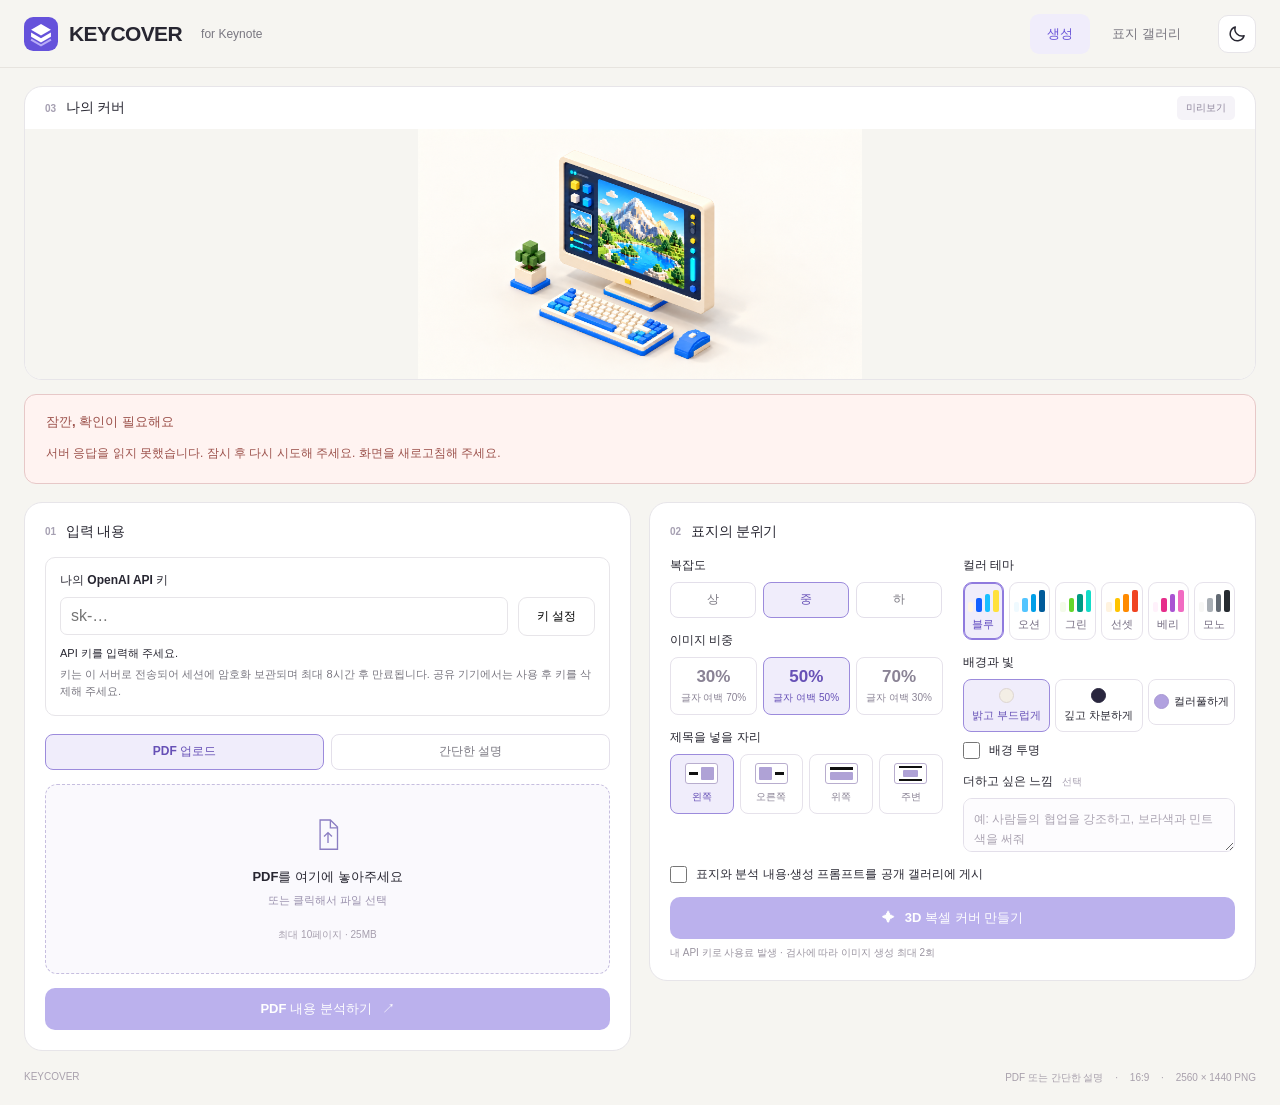
<file: public/index.html>
<!doctype html>
<html lang="ko">
<head>
  <meta charset="utf-8">
  <meta name="viewport" content="width=device-width, initial-scale=1">
  <meta name="robots" content="noindex,nofollow">
  <meta name="theme-color" content="#f6f5f1">
  <script src="assets/appearance.js?v=20261027-public"></script>
  <title>KEYCOVER · 생성</title>
  <link rel="icon" href="assets/icon.svg" type="image/svg+xml">
  <link rel="stylesheet" href="assets/style.css?v=20261027-public">
  <link rel="stylesheet" href="assets/appearance.css?v=20261027-public">
  <link rel="stylesheet" href="assets/generation.css?v=20261027-layout">
  <script src="assets/common.js?v=20261027-public" defer></script>
  <script src="assets/app.js?v=20261027-public" defer></script>
</head>
<body class="cover-studio">
  <header class="site-header">
    <a class="brand" href="./" aria-label="KEYCOVER 처음으로"><img src="assets/icon.svg" alt="" width="34" height="34">KEYCOVER<span>for Keynote</span></a>
    <nav class="page-nav" aria-label="주 메뉴"><a href="./" aria-current="page">생성</a><a href="gallery.html">표지 갤러리</a></nav>
    <div class="header-actions">
      <button id="appearance-toggle" class="appearance-toggle" type="button" aria-label="다크 모드로 전환" title="다크 모드로 전환">
        <svg class="appearance-moon" aria-hidden="true" viewBox="0 0 24 24"><path d="M20.5 14.1A8.5 8.5 0 0 1 9.9 3.5a8.5 8.5 0 1 0 10.6 10.6Z"/></svg>
        <svg class="appearance-sun" aria-hidden="true" viewBox="0 0 24 24"><circle cx="12" cy="12" r="4"/><path d="M12 2v2m0 16v2M2 12h2m16 0h2M4.9 4.9l1.4 1.4m11.4 11.4 1.4 1.4M4.9 19.1l1.4-1.4M17.7 6.3l1.4-1.4"/></svg>
      </button>

    </div>
  </header>
  <main id="app-main">
    <div class="workspace">
      <div class="result-column">
        <section class="preview-panel" aria-labelledby="preview-title">
          <div class="preview-toolbar"><h2 id="preview-title"><span class="step">03</span>나의 커버</h2><span class="preview-badge" id="preview-badge">미리보기</span></div>
          <div class="canvas" id="cover-canvas">
            <img id="cover-image" src="assets/cover-studio-simple.png" alt="풍경 표지를 만드는 복셀 모니터와 키보드, 마우스">
            <div id="placeholder" hidden></div>
            <div id="progress-overlay" class="progress-overlay" hidden><div class="loader" aria-hidden="true"><i></i><i></i><i></i></div><strong id="progress-title">강의 내용을 읽고 있어요</strong><p id="progress-detail">전체 페이지의 글과 그림을 살펴봅니다.</p><span id="elapsed"></span><small>이 창을 새로고침해도 작업은 계속됩니다.</small></div>
          </div>
          <div class="preview-bottom"><a id="view-gallery" class="text-button" href="gallery.html" hidden>갤러리에서 보기 ↗</a><a class="download-button" id="download" href="#" hidden download>PNG 다운로드 <span aria-hidden="true">↓</span></a></div>
          <div id="variants" class="variants" aria-label="생성한 표지들" hidden></div>
        </section>

        <div id="error-box" class="notice error" role="alert" hidden><strong>잠깐, 확인이 필요해요</strong><p id="error-message"></p><button id="check-status" type="button" class="text-button" hidden>진행 상태 다시 확인</button></div>
        <div id="live-status" class="sr-only" role="status" aria-live="polite"></div>
      </div>

      <div class="controls" aria-label="표지 만들기 설정">
        <div class="input-column">
        <section class="panel upload-panel">
          <div class="section-heading"><h2><span class="step">01</span>입력 내용</h2><button type="button" id="new-job" class="text-button" hidden>새로 시작</button></div>
          <form id="api-key-form" class="api-key-box" autocomplete="off">
            <label class="field-label" for="openai-key">나의 OpenAI API 키</label>
            <div class="api-key-row"><input id="openai-key" name="openai-key" type="password" autocomplete="off" spellcheck="false" autocapitalize="none" maxlength="256" placeholder="sk-…" aria-describedby="api-key-help"><button id="save-api-key" type="submit" class="secondary">키 설정</button><button id="clear-api-key" type="button" class="text-button" hidden>키 삭제</button></div>
            <p id="api-key-status" role="status">API 키를 입력해 주세요.</p>
            <p id="api-key-help">키는 이 서버로 전송되어 세션에 암호화 보관되며 최대 8시간 후 만료됩니다. 공유 기기에서는 사용 후 키를 삭제해 주세요.</p>
          </form>
          <fieldset id="source-settings">
            <legend class="sr-only">표지 입력 방식</legend>
            <div class="source-options" role="radiogroup" aria-label="입력 방식">
              <label><input type="radio" name="source_type" value="pdf" checked><span>PDF 업로드</span></label>
              <label><input type="radio" name="source_type" value="text"><span>간단한 설명</span></label>
            </div>
            <div id="description-input" hidden>
              <label class="field-label" for="description">어떤 표지를 만들까요?</label>
              <textarea id="description" maxlength="2000" rows="5" placeholder="예: 초보자를 위한 클라우드 서버 강의. 작은 서버 한 대를 중심으로 차분한 느낌의 표지." aria-describedby="description-count"></textarea>
              <p id="description-count" class="description-count">0 / 2,000자</p>
            </div>
          <div class="upload-box" id="drop-zone">
            <input type="file" id="pdf-input" accept="application/pdf,.pdf" aria-label="강의 PDF 선택">
            <svg aria-hidden="true" class="upload-icon" viewBox="0 0 48 48"><path d="M14 5h13l9 9v28H14zM27 5v10h9M24 34V21m-5 5 5-5 5 5"/></svg>
            <strong>PDF를 여기에 놓아주세요</strong><span>또는 클릭해서 파일 선택</span>
            <small>최대 10페이지 · 25MB</small>
          </div>
          </fieldset>
          <div id="file-info" class="file-info" hidden><img id="pdf-preview" alt="업로드한 PDF 첫 페이지" hidden><div><strong id="file-name"></strong><span id="file-meta"></span></div></div>
          <button type="button" class="primary full" id="analyze-button" disabled>PDF 내용 분석하기 <span aria-hidden="true">↗</span></button>
        </section>
        <section class="analysis-panel panel" id="analysis-panel" aria-labelledby="analysis-title" hidden>
          <div class="section-heading"><h2 id="analysis-title">PDF 분석</h2><span id="analysis-count" class="tiny-label"></span></div>
          <div id="analysis-content" hidden><h3 id="lecture-title"></h3><p id="summary"></p><div id="keywords" class="keywords"></div><div class="direction"><span>이렇게 그릴게요</span><p id="visual-direction"></p></div><details id="page-analysis"><summary>페이지별로 읽은 내용 <span id="page-total"></span></summary><ol id="page-summaries"></ol></details></div>
        </section>
        <section id="recent-panel" class="recent-panel" hidden><label for="recent-jobs">최근 작업</label><select id="recent-jobs"><option value="">이 브라우저에서 만든 표지 보기</option></select><span>7일 보관</span></section>
        </div>

        <section class="panel settings-panel">
          <div class="section-heading"><h2><span class="step">02</span>표지의 분위기</h2></div>
          <fieldset id="cover-settings">
            <legend class="sr-only">표지 설정</legend>
            <div class="settings-column">
            <p class="field-label" id="complexity-label">복잡도</p>
            <div class="source-options complexity-options" role="radiogroup" aria-labelledby="complexity-label">
              <label><input type="radio" name="complexity" value="high"><span>상</span></label>
              <label><input type="radio" name="complexity" value="medium" checked><span>중</span></label>
              <label><input type="radio" name="complexity" value="low"><span>하</span></label>
            </div>
            <p class="field-label" id="share-label">이미지 비중</p>
            <div class="share-options" role="radiogroup" aria-labelledby="share-label">
              <label><input type="radio" name="image_share" value="30"><span><strong>30%</strong><small>글자 여백 70%</small></span></label>
              <label><input type="radio" name="image_share" value="50" checked><span><strong>50%</strong><small>글자 여백 50%</small></span></label>
              <label><input type="radio" name="image_share" value="70"><span><strong>70%</strong><small>글자 여백 30%</small></span></label>
            </div>
            <p class="field-label" id="space-label">제목을 넣을 자리</p>
            <div class="space-options" role="radiogroup" aria-labelledby="space-label">
              <label><input type="radio" name="space" value="left" checked><span><i class="layout-mark left" aria-hidden="true"></i>왼쪽</span></label>
              <label><input type="radio" name="space" value="right"><span><i class="layout-mark right" aria-hidden="true"></i>오른쪽</span></label>
              <label><input type="radio" name="space" value="top"><span><i class="layout-mark top" aria-hidden="true"></i>위쪽</span></label>
              <label><input type="radio" name="space" value="none"><span><i class="layout-mark center" aria-hidden="true"></i>주변</span></label>
            </div>
            </div>
            <div class="settings-column">
            <p class="field-label" id="color-theme-label">컬러 테마</p>
            <div class="theme-options" role="radiogroup" aria-labelledby="color-theme-label">
              <label><input type="radio" name="color_theme" value="blue" checked><span class="theme-card"><span class="theme-swatches" aria-hidden="true"><i></i><i></i><i></i><i></i></span><span>블루</span></span></label>
              <label><input type="radio" name="color_theme" value="ocean"><span class="theme-card"><span class="theme-swatches" aria-hidden="true"><i></i><i></i><i></i><i></i></span><span>오션</span></span></label>
              <label><input type="radio" name="color_theme" value="green"><span class="theme-card"><span class="theme-swatches" aria-hidden="true"><i></i><i></i><i></i><i></i></span><span>그린</span></span></label>
              <label><input type="radio" name="color_theme" value="sunset"><span class="theme-card"><span class="theme-swatches" aria-hidden="true"><i></i><i></i><i></i><i></i></span><span>선셋</span></span></label>
              <label><input type="radio" name="color_theme" value="berry"><span class="theme-card"><span class="theme-swatches" aria-hidden="true"><i></i><i></i><i></i><i></i></span><span>베리</span></span></label>
              <label><input type="radio" name="color_theme" value="mono"><span class="theme-card"><span class="theme-swatches" aria-hidden="true"><i></i><i></i><i></i><i></i></span><span>모노</span></span></label>
            </div>
            <p class="field-label" id="mood-label">배경과 빛</p>
            <div class="mood-options" role="radiogroup" aria-labelledby="mood-label">
              <label><input type="radio" name="mood" value="light" checked><span><i class="swatch light"></i>밝고 부드럽게</span></label>
              <label><input type="radio" name="mood" value="dark"><span><i class="swatch dark"></i>깊고 차분하게</span></label>
              <label><input type="radio" name="mood" value="color"><span><i class="swatch color"></i>컬러풀하게</span></label>
            </div>
            <div id="background-color-control" class="background-color-control" hidden>
              <label for="background-color">배경색</label>
              <input id="background-color" type="color" value="#b1a1df">
              <output id="background-color-value" for="background-color">#B1A1DF</output>
            </div>
            <label class="transparent-option"><input id="transparent-background" type="checkbox"><span>배경 투명</span></label>
            <label class="field-label" for="notes">더하고 싶은 느낌 <span>선택</span></label>
            <textarea id="notes" maxlength="800" rows="3" placeholder="예: 사람들의 협업을 강조하고, 보라색과 민트색을 써줘"></textarea>
            </div>
          </fieldset>
          <label class="transparent-option"><input id="publish-gallery" type="checkbox"><span>표지와 분석 내용·생성 프롬프트를 공개 갤러리에 게시</span></label>
          <button type="button" class="primary full" id="generate-button" disabled><span aria-hidden="true">✦</span> 3D 복셀 커버 만들기</button>
          <p class="fine-print">내 API 키로 사용료 발생 · 검사에 따라 이미지 생성 최대 2회</p>
        </section>
      </div>
    </div>
    <footer><span>KEYCOVER</span><span>PDF 또는 간단한 설명 <b>·</b> 16:9 <b>·</b> 2560 × 1440 PNG</span></footer>
  </main>
</body>
</html>
</file>
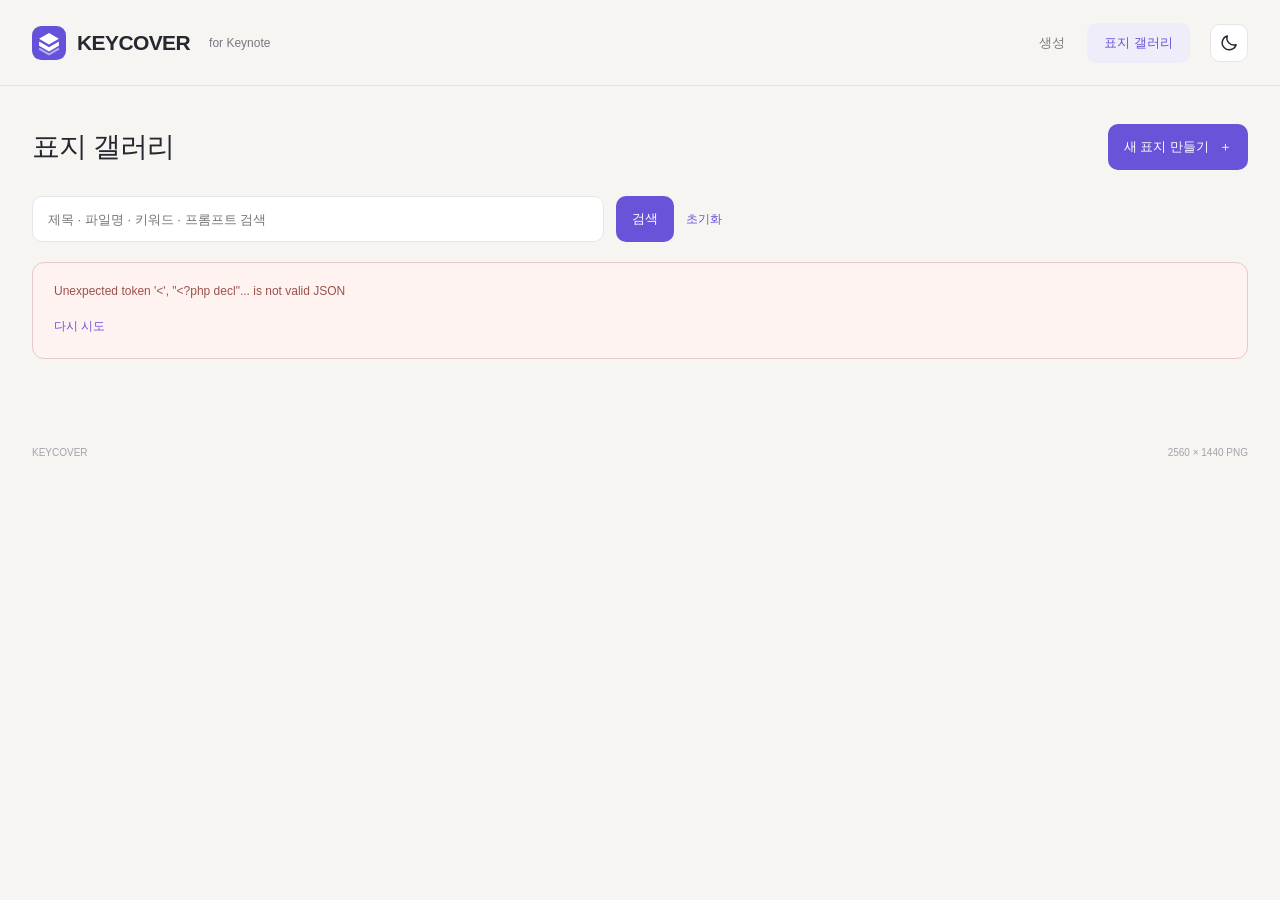
<file: public/gallery.html>
<!doctype html>
<html lang="ko">
<head>
  <meta charset="utf-8">
  <meta name="viewport" content="width=device-width, initial-scale=1">
  <meta name="robots" content="noindex,nofollow">
  <meta name="theme-color" content="#f6f5f1">
  <script src="assets/appearance.js?v=20261027-public"></script>
  <title>KEYCOVER · 표지 갤러리</title>
  <link rel="icon" href="assets/icon.svg" type="image/svg+xml">
  <link rel="stylesheet" href="assets/style.css?v=20261027-public">
  <link rel="stylesheet" href="assets/appearance.css?v=20261027-public">
  <script src="assets/common.js?v=20261027-public" defer></script>
  <script src="assets/gallery.js?v=20261027-public" defer></script>
</head>
<body>
  <header class="site-header">
    <a class="brand" href="./" aria-label="KEYCOVER 처음으로"><img src="assets/icon.svg" alt="" width="34" height="34">KEYCOVER<span>for Keynote</span></a>
    <nav class="page-nav" aria-label="주 메뉴"><a href="./">생성</a><a href="gallery.html" aria-current="page">표지 갤러리</a></nav>
    <div class="header-actions">
      <button id="appearance-toggle" class="appearance-toggle" type="button" aria-label="다크 모드로 전환" title="다크 모드로 전환">
        <svg class="appearance-moon" aria-hidden="true" viewBox="0 0 24 24"><path d="M20.5 14.1A8.5 8.5 0 0 1 9.9 3.5a8.5 8.5 0 1 0 10.6 10.6Z"/></svg>
        <svg class="appearance-sun" aria-hidden="true" viewBox="0 0 24 24"><circle cx="12" cy="12" r="4"/><path d="M12 2v2m0 16v2M2 12h2m16 0h2M4.9 4.9l1.4 1.4m11.4 11.4 1.4 1.4M4.9 19.1l1.4-1.4M17.7 6.3l1.4-1.4"/></svg>
      </button>
    </div>
  </header>
  <main id="app-main" class="gallery-main">
    <div class="gallery-heading"><h1>표지 갤러리 <span id="gallery-count"></span></h1><a class="primary" href="./?new=1">새 표지 만들기 <span aria-hidden="true">＋</span></a></div>
    <form id="gallery-search" class="gallery-search" role="search">
      <label class="sr-only" for="search-input">제목·파일명·키워드·프롬프트 검색</label>
      <input id="search-input" type="search" maxlength="120" placeholder="제목 · 파일명 · 키워드 · 프롬프트 검색">
      <button type="submit" class="primary">검색</button><button id="clear-search" type="button" class="text-button">초기화</button>
    </form>
    <div id="gallery-error" class="notice error" role="alert" hidden><p id="gallery-error-message"></p><button id="retry-gallery" type="button" class="text-button">다시 시도</button></div>
    <p id="gallery-status" class="gallery-status" role="status" aria-live="polite"></p>
    <div id="delete-notice" class="delete-notice" role="status" hidden><span>갤러리에서 숨겼습니다.</span><button id="undo-delete" class="text-button" type="button">되돌리기</button></div>
    <div id="gallery-grid" class="gallery-grid"></div>
    <div id="gallery-empty" class="gallery-empty" hidden><p id="empty-message">아직 생성한 표지가 없습니다.</p><a class="text-button" href="./?new=1">표지 만들기 ↗</a></div>
    <nav id="gallery-pagination" class="gallery-pagination" aria-label="갤러리 페이지" hidden><button id="previous-page" class="secondary" type="button">← 이전</button><span id="page-number"></span><button id="next-page" class="secondary" type="button">다음 →</button></nav>
    <dialog id="cover-dialog" class="cover-dialog" aria-labelledby="detail-title">
      <div class="detail-heading"><h2 id="detail-title">표지 상세정보</h2><button id="close-detail" type="button" class="close-button" aria-label="상세정보 닫기">×</button></div>
      <img id="detail-image" class="detail-image" alt="">
      <div class="detail-body">
        <div class="detail-actions"><button id="detail-download" class="download-button" type="button">PNG 다운로드 ↓</button><button id="detail-delete" class="delete-button" type="button" hidden>공개 취소</button><a id="resume-job" class="text-button" href="./" hidden>다른 버전 만들기 ↗</a></div>
        <p id="detail-error" class="detail-error" role="alert" hidden></p>
        <dl id="detail-meta" class="detail-meta"></dl>
        <div id="detail-keywords" class="keywords"></div>
        <section class="detail-section"><h3>강의 내용</h3><p id="detail-summary"></p></section>
        <section class="detail-section"><h3>장면 구성</h3><p id="detail-direction"></p></section>
        <section class="detail-section"><div class="prompt-heading"><h3 id="prompt-title">생성 프롬프트</h3><button id="copy-prompt" class="text-button" type="button">프롬프트 복사</button></div><textarea id="detail-prompt" readonly aria-labelledby="prompt-title" rows="10" spellcheck="false"></textarea><p id="copy-status" class="copy-status" role="status"></p></section>
      </div>
    </dialog>
    <footer><span>KEYCOVER</span><span>2560 × 1440 PNG</span></footer>
  </main>
</body>
</html>
</file>
<file: public/assets/style.css>
@charset "UTF-8";
:root{--bg:#f6f5f1;--paper:#fff;--ink:#272631;--muted:#797780;--line:#e7e5e9;--violet:#6953d8;--violet-soft:#f0edfb;--radius:18px;font-family:-apple-system,BlinkMacSystemFont,"Apple SD Gothic Neo","Noto Sans KR",sans-serif;color:var(--ink);background:var(--bg);font-synthesis:none}
*{box-sizing:border-box}body{margin:0}button,input,textarea,select{font:inherit}button,a,label,input{ -webkit-tap-highlight-color:transparent}button,a,input,textarea,select,summary{outline-offset:4px}button:focus-visible,a:focus-visible,input:focus-visible,textarea:focus-visible,select:focus-visible,summary:focus-visible{outline:3px solid #9c8aee}button{cursor:pointer}button:disabled{cursor:not-allowed;opacity:.45}a{color:inherit;text-decoration:none}[hidden]{display:none!important}.sr-only{position:absolute;width:1px;height:1px;padding:0;margin:-1px;overflow:hidden;clip:rect(0,0,0,0);white-space:nowrap;border:0}.site-header{height:86px;border-bottom:1px solid #e7e4df;display:flex;align-items:center;justify-content:space-between;padding:0 max(32px,calc((100vw - 1360px)/2));gap:20px}.brand{display:flex;align-items:center;gap:11px;font-size:21px;font-weight:800;letter-spacing:-.6px}.brand span{font-size:12px;letter-spacing:0;font-weight:500;color:var(--muted);margin-left:8px}.header-note{display:flex;align-items:center;gap:8px;font-size:12px;color:#777480}.status-dot{height:6px;width:6px;border-radius:50%;background:#8773cf}main{max-width:1424px;padding:0 32px;margin:auto}.intro{display:flex;justify-content:space-between;align-items:center;padding:48px 0 40px;gap:25px}.eyebrow{font-size:10px;letter-spacing:2.1px;color:var(--violet);font-weight:750;margin:0 0 18px}h1{font-size:42px;line-height:1.3;letter-spacing:-2px;margin:0;font-weight:750}h1 span{color:#777083}.lead{font-size:14px;line-height:1.9;color:#807b86;margin:17px 0 0}.intro-spec{display:flex;align-items:center;gap:17px;padding:18px 23px;border:1px solid #ddd9e3;border-radius:14px}.intro-spec b{font-size:27px;letter-spacing:-1px;font-weight:650}.intro-spec span{font-size:11px;line-height:1.8;color:var(--muted)}.workspace{display:grid;grid-template-columns:minmax(0,1fr) 340px;gap:25px;align-items:start}.controls,.result-column{display:flex;flex-direction:column;gap:20px;min-width:0}.panel{background:var(--paper);border:1px solid var(--line);border-radius:var(--radius);padding:23px}.section-heading{display:flex;align-items:center;justify-content:space-between;gap:10px;margin-bottom:20px}.section-heading h2,.preview-toolbar h2{display:flex;align-items:center;gap:10px;font-size:14px;letter-spacing:-.3px;margin:0;font-weight:700}.step{font-size:10px;letter-spacing:0;color:#a6a0b2;font-weight:600}.tiny-label{font-size:10px;color:#96919e}.text-button{background:transparent;border:0;color:var(--violet);font-size:12px;padding:5px 0}.upload-box{position:relative;display:flex;align-items:center;flex-direction:column;justify-content:center;min-height:201px;background:#faf9fd;border:1px dashed #c6bedf;border-radius:12px;text-align:center;transition:background .2s}.upload-box:hover,.upload-box.dragover{background:#efebfb;border-color:var(--violet)}.upload-box:focus-within{outline:3px solid #9c8aee;outline-offset:2px}.upload-box input{position:absolute;inset:0;width:100%;height:100%;opacity:0;cursor:pointer}.upload-box strong{font-size:13px;margin:14px 0 7px}.upload-box span{font-size:11px;color:#9a91ad}.upload-box small{font-size:10px;color:#a69fae;margin-top:20px}.upload-icon{width:38px;height:38px;stroke:#8b7ec2;stroke-width:1.7;fill:none}.primary{border:0;background:var(--violet);color:#fff;border-radius:10px;min-height:46px;padding:12px 16px;font-size:13px;font-weight:650;display:flex;align-items:center;justify-content:center;gap:10px;transition:background .15s}.primary:not(:disabled):hover{background:#5540c2}.full{width:100%;margin-top:16px}.fine-print{font-size:10px;color:#99939f;line-height:1.8;margin:12px 0 0}.file-info{display:flex;gap:12px;align-items:center;background:#f7f5fb;border:1px solid #e4deef;border-radius:10px;padding:13px;min-width:0;margin-top:12px}.file-info img{width:57px;height:42px;object-fit:contain;border-radius:3px;background:white}.file-info div{min-width:0;display:flex;flex-direction:column;gap:5px}.file-info strong{font-size:12px;overflow-wrap:anywhere}.file-info span{font-size:10px;color:var(--muted)}fieldset{border:0;margin:0;padding:0;min-width:0}.field-label{display:block;font-size:12px;font-weight:650;margin:18px 0 11px}.field-label:first-of-type{margin-top:0}.field-label span{font-size:10px;color:#aaa3b3;font-weight:400;margin-left:5px}.space-options{display:grid;grid-template-columns:repeat(4,1fr);gap:6px}.space-options label,.mood-options label{position:relative;cursor:pointer}.space-options input,.mood-options input{position:absolute;opacity:0;width:1px;height:1px}.space-options label>span{height:71px;border:1px solid #e6e2eb;border-radius:8px;display:flex;align-items:center;justify-content:center;gap:8px;flex-direction:column;font-size:10px;color:#8a8395}.space-options input:checked+span,.mood-options input:checked+span{border-color:#9c8bdc;background:var(--violet-soft);color:#6650b6}.space-options input:focus-visible+span,.mood-options input:focus-visible+span{outline:3px solid #9c8aee;outline-offset:3px}.layout-mark{width:33px;height:21px;display:block;position:relative;border:1px solid #b8adce;border-radius:3px;background:#fff}.layout-mark:after{content:"";position:absolute;background:#afa2d6;border-radius:1px;width:13px;height:13px;right:3px;top:3px}.layout-mark.right:after{left:3px;right:auto}.layout-mark.top:after{height:8px;width:23px;top:auto;bottom:3px;left:4px}.layout-mark.center:after{width:15px;height:7px;left:8px;top:6px}.layout-mark:before{content:"";position:absolute;background:#111;width:9px;height:3px;left:3px;top:8px}.layout-mark.right:before{left:auto;right:3px}.layout-mark.top:before{width:23px;left:4px;top:3px}.layout-mark.center:before{width:23px;height:2px;left:4px;top:2px;box-shadow:0 13px 0 #111}.mood-options{display:flex;flex-direction:column;gap:6px}.mood-options label>span{display:flex;align-items:center;gap:9px;padding:10px 12px;font-size:11px;border:1px solid #e6e2eb;border-radius:8px}.swatch{width:15px;height:15px;border-radius:50%;border:1px solid #ddd5d1}.swatch.light{background:#f3eee5}.swatch.dark{background:#29263e;border-color:#29263e}.swatch.color{background:#b1a1df;border-color:#a897d3}textarea{width:100%;resize:vertical;min-height:78px;max-height:220px;padding:12px;border:1px solid #e3dfea;border-radius:9px;background:#fdfcfe;color:var(--ink);line-height:1.7;font-size:11px}textarea::placeholder{color:#aca5b3}.preview-panel{background:white;border:1px solid var(--line);border-radius:var(--radius);overflow:hidden}.preview-toolbar{height:61px;display:flex;justify-content:space-between;align-items:center;padding:0 23px}.preview-badge{font-size:10px;color:#8d859b;padding:5px 9px;background:#f5f3f8;border-radius:5px}.canvas{position:relative;aspect-ratio:16/9;background:#edeaf5;overflow:hidden}.canvas>img{display:block;width:100%;height:100%;object-fit:contain}.canvas-placeholder{position:absolute;top:30%;left:6%;display:flex;flex-direction:column;gap:17px;max-width:45%;pointer-events:none}.mini-label{font-size:8px;letter-spacing:1.5px;color:#8b7da7}.canvas-placeholder strong{font-size:clamp(17px,2vw,29px);line-height:1.45;letter-spacing:-1px;color:#69607b;font-weight:600}.canvas-placeholder>span:last-child{font-size:11px;color:#9b90aa}.preview-bottom{min-height:68px;padding:15px 23px;display:flex;align-items:center;justify-content:space-between;gap:15px}.preview-bottom p{font-size:11px;color:#9c94a4;margin:0;line-height:1.7}.download-button{display:inline-flex;align-items:center;justify-content:center;gap:16px;padding:10px 15px;border-radius:8px;background:#292535;color:white;font-size:12px;white-space:nowrap}.download-button:hover{background:#514765}.progress-overlay{position:absolute;inset:0;display:flex;align-items:center;justify-content:center;flex-direction:column;background:rgba(247,245,252,.96);text-align:center;padding:22px}.progress-overlay strong{font-size:17px;margin:22px 0 0;letter-spacing:-.5px}.progress-overlay p{font-size:12px;line-height:1.7;color:#8a8097;max-width:90%}.progress-overlay>span{font-size:11px;font-variant-numeric:tabular-nums;color:#9d90af;margin:6px 0 14px}.progress-overlay small{font-size:10px;color:#a69aaf}.loader{display:flex;gap:7px;align-items:center;height:24px}.loader i{width:12px;height:12px;background:#9b86d8;border-radius:3px;transform:rotate(30deg);animation:breathe 1.4s infinite}.loader i:nth-child(2){animation-delay:.2s;background:#b3a2e4}.loader i:nth-child(3){animation-delay:.4s;background:#c5b7eb}@keyframes breathe{0%,80%,100%{opacity:.4;transform:translateY(0) rotate(30deg)}40%{opacity:1;transform:translateY(-7px) rotate(30deg)}}.process-guide{display:grid;grid-template-columns:repeat(3,1fr);gap:24px;padding:5px 0}.process-guide>div>span{display:block;font-size:8px;letter-spacing:1.1px;color:#aa9fb9;margin-bottom:13px}.process-guide strong{font-size:12px;font-weight:650}.process-guide p{font-size:11px;line-height:1.9;color:#a097a9;margin:8px 0 0}.analysis-panel .section-heading{margin-bottom:20px}#analysis-content h3{font-size:19px;letter-spacing:-.6px;margin:0 0 12px}#summary{font-size:13px;line-height:1.9;color:#83798d;margin:0}.keywords{display:flex;flex-wrap:wrap;gap:6px;margin:16px 0}.keywords span{padding:6px 10px;background:#f1edf8;border-radius:6px;font-size:10px;color:#817294}.direction{background:#f7f5fa;border-radius:10px;padding:15px 18px}.direction>span{color:#7b64b0;font-size:10px;font-weight:700}.direction p{font-size:12px;line-height:1.9;color:#84788e;margin:6px 0 0}details{margin-top:18px}summary{cursor:pointer;font-size:11px;color:#867891;padding:8px 0}summary span{font-size:10px;margin-left:5px;color:#b0a4ba}#page-summaries{padding:0;list-style:none;margin:9px 0 0}#page-summaries li{display:flex;gap:11px;font-size:11px;color:#8a7d95;line-height:1.8;padding:10px 0;border-top:1px solid #f0ebf4}#page-summaries li>b{color:#b0a3bc;font-size:10px;min-width:22px}#page-summaries li strong{font-weight:600;color:#72657d}#page-summaries li p{margin:3px 0 0}.variants{display:flex;gap:9px;padding:0 23px 20px;overflow-x:auto}.variants button{padding:3px;border:1px solid #e3dcea;background:white;border-radius:7px;flex:0 0 112px}.variants button.active{border:2px solid var(--violet);padding:2px}.variants img{width:100%;display:block;border-radius:4px;aspect-ratio:16/9;object-fit:cover}.notice{border-radius:12px;padding:18px 21px;border:1px solid #e7c8c8;background:#fff3f1;color:#9c514b;font-size:12px}.notice strong{font-size:13px}.notice p{line-height:1.8;margin-bottom:0}.recent-panel{display:flex;align-items:center;gap:12px;padding:0 2px;color:#978c9e;font-size:11px}.recent-panel label{white-space:nowrap}.recent-panel select{max-width:100%;min-width:0;flex:1;border:1px solid #ded6e6;border-radius:7px;background:transparent;padding:10px;color:#8c7e96;font-size:11px}.recent-panel>span{font-size:10px;white-space:nowrap}footer{display:flex;justify-content:space-between;gap:20px;font-size:10px;color:#a8a0ac;margin:38px 0 30px}footer b{padding:0 9px;font-weight:400}@media(min-width:1450px){.canvas-placeholder strong{font-size:31px}}@media(max-width:1050px){.workspace{grid-template-columns:minmax(0,1fr) 300px;gap:18px}.panel{padding:19px}.intro-spec{display:none}.process-guide{gap:14px;grid-template-columns:1fr}.process-guide>div{display:grid;grid-template-columns:75px 1fr;column-gap:10px}.process-guide>div>span{margin:2px 0}.process-guide p{grid-column:2;margin:4px 0 0}.canvas-placeholder>span:last-child{display:none}.canvas-placeholder{gap:12px}.mini-label{font-size:6px}.preview-bottom{padding:13px 18px}.preview-bottom:has(.download-button:not([hidden])){align-items:flex-start;flex-direction:column}.tiny-label{font-size:9px}}@media(max-width:720px){.site-header{height:72px;padding:0 20px}.brand{font-size:18px;gap:8px}.brand span{font-size:10px;margin-left:2px}.brand img{width:29px;height:29px}.header-note{display:none}main{padding:0 18px}.intro{padding:34px 3px 28px}h1{font-size:33px;letter-spacing:-1.5px}.eyebrow{font-size:8px;margin-bottom:14px;letter-spacing:1.5px}.lead{font-size:12px;margin-top:14px}.desktop-break{display:none}.workspace{display:flex;flex-direction:column;gap:18px}.controls,.result-column{width:100%;gap:18px}.controls{display:contents}.upload-panel{width:100%;order:0}.settings-panel{width:100%;order:1}.result-column{order:2}.panel{padding:20px}.upload-box{min-height:176px}.canvas-placeholder strong{font-size:20px}.canvas-placeholder{top:25%;gap:12px}.mini-label{font-size:6px}.preview-toolbar{height:54px;padding:0 19px}.preview-bottom{min-height:58px}.preview-bottom:has(.download-button:not([hidden])){flex-direction:row;align-items:center}.download-button{font-size:11px;padding:10px;gap:7px}.preview-bottom p{font-size:9px}.space-options label>span{height:66px}.mood-options{display:grid;grid-template-columns:repeat(3,1fr)}.mood-options label>span{padding:10px 5px;font-size:9px;gap:5px;justify-content:center}.swatch{width:11px;height:11px}.progress-overlay{padding:12px}.progress-overlay strong{font-size:14px;margin-top:12px}.progress-overlay p{font-size:10px;margin:7px 0}.progress-overlay>span{margin:2px 0 6px}.progress-overlay small{font-size:8px}.loader{height:15px}.loader i{width:9px;height:9px}footer{font-size:8px;margin:27px 0;flex-direction:column;gap:10px}.fine-print{font-size:10px}.analysis-panel .section-heading{margin-bottom:17px}.recent-panel{font-size:10px}}@media(prefers-reduced-motion:reduce){*{animation:none!important;transition:none!important}}
/* 기능 중심 화면: 소개 영역 없이 바로 작업 시작 */
.workspace{margin-top:28px}.preview-bottom{justify-content:flex-end}.preview-bottom:has(.download-button[hidden]){display:none}
@media(max-width:720px){.workspace{margin-top:18px}}
.login-panel{max-width:380px;margin:11vh auto;padding:0 18px}.login-form{padding:30px}.login-form h1{font-size:23px;letter-spacing:-.6px;margin:0 0 24px}.login-form input{width:100%;height:46px;padding:0 13px;border:1px solid var(--line);border-radius:9px;background:#fdfcfe;font-size:14px}.login-form #login-error{font-size:12px;line-height:1.7;color:#9c514b;margin:14px 0 0}
/* 생성 / 표지 갤러리 공통 탐색 */
.site-header{justify-content:flex-start}.page-nav{display:flex;gap:5px;margin-left:auto;align-items:center}.page-nav a{padding:11px 17px;border-radius:9px;font-size:13px;color:var(--muted);white-space:nowrap}.page-nav a[aria-current=page]{color:var(--violet);background:var(--violet-soft);font-weight:700}.page-nav a:hover{background:#eeebf3}#logout-button{margin-left:12px;white-space:nowrap}.preview-bottom{justify-content:space-between}.preview-bottom:has(.download-button:not([hidden])){flex-direction:row;align-items:center}.download-button{border:0;cursor:pointer}.download-button[aria-disabled=true]{opacity:.55;cursor:wait}.secondary{border:1px solid var(--line);background:#fff;border-radius:9px;padding:10px 18px;font-size:12px}.gallery-main{max-width:1424px}.gallery-heading{display:flex;align-items:center;justify-content:space-between;gap:18px;padding:38px 0 26px}.gallery-heading h1{font-size:28px;letter-spacing:-1px}.gallery-heading h1 span{font-size:17px;letter-spacing:0;color:#9a90ad;margin-left:9px}.gallery-search{display:flex;align-items:center;gap:12px;max-width:690px}.gallery-search input{min-width:0;flex:1;border:1px solid var(--line);background:white;border-radius:10px;padding:13px 15px;height:46px;font-size:13px}.gallery-search .text-button{padding:12px 0;white-space:nowrap}.gallery-status{font-size:12px;color:var(--muted);min-height:18px;margin:16px 0}.gallery-grid{display:grid;grid-template-columns:repeat(3,minmax(0,1fr));gap:22px}.gallery-grid[aria-busy=true]{opacity:.55}.cover-card{min-width:0;background:var(--paper);border:1px solid var(--line);border-radius:16px;overflow:hidden}.cover-card-preview{display:block;padding:0;border:0;background:#ece9f1;width:100%;aspect-ratio:16/9;overflow:hidden}.cover-card-preview img{display:block;width:100%;height:100%;object-fit:contain;transition:transform .2s}.cover-card-preview:hover img{transform:scale(1.025)}.cover-card-body{padding:20px}.cover-card h2{font-size:16px;line-height:1.55;letter-spacing:-.4px;margin:0;overflow-wrap:anywhere;display:-webkit-box;-webkit-line-clamp:2;-webkit-box-orient:vertical;overflow:hidden;min-height:50px}.cover-card-meta{font-size:11px;color:var(--muted);margin:12px 0 18px}.cover-card-actions{display:flex;justify-content:space-between;align-items:center;gap:10px}.cover-card-actions .download-button{font-size:11px;padding:9px 11px}.cover-card-actions .text-button{font-size:11px}.gallery-pagination{display:flex;justify-content:center;align-items:center;gap:22px;margin-top:30px;font-size:12px;color:var(--muted)}.gallery-empty{padding:80px 20px;text-align:center;color:var(--muted);font-size:14px}.gallery-empty p{margin:0 0 20px}#gallery-error{margin-top:20px}#gallery-error p{margin:0 0 10px}.cover-dialog{padding:0;width:min(1100px,calc(100% - 40px));max-height:calc(100dvh - 48px);border:1px solid var(--line);border-radius:18px;color:var(--ink);background:var(--paper);box-shadow:0 30px 100px #1e15354d;overscroll-behavior:contain}.cover-dialog::backdrop{background:#201b35b3;backdrop-filter:blur(4px)}body:has(.cover-dialog[open]){overflow:hidden}.detail-heading{position:sticky;top:0;z-index:1;display:flex;align-items:center;justify-content:space-between;gap:18px;background:#fffffff5;padding:18px 25px;border-bottom:1px solid var(--line)}.detail-heading h2{font-size:17px;line-height:1.5;letter-spacing:-.4px;margin:0;overflow-wrap:anywhere}.close-button{border:0;background:#f0edf5;border-radius:50%;font-size:26px;line-height:1;width:36px;height:36px;flex-shrink:0;color:#786b88}.detail-image{display:block;width:100%;aspect-ratio:16/9;object-fit:contain;background:#f0eef5}.detail-body{padding:25px 30px 32px}.detail-actions{display:flex;align-items:center;gap:22px;margin-bottom:25px}.detail-meta{display:grid;grid-template-columns:1fr 1fr;gap:18px 30px;margin:0;padding-bottom:22px;border-bottom:1px solid var(--line)}.detail-meta div{min-width:0}.detail-meta dt{font-size:11px;color:var(--muted);margin-bottom:7px}.detail-meta dd{font-size:13px;line-height:1.6;margin:0;overflow-wrap:anywhere}.detail-section{margin-top:25px}.detail-section h3{font-size:13px;margin:0 0 12px}.detail-section p{font-size:13px;line-height:1.9;color:#736b7d;overflow-wrap:anywhere;margin:0}.prompt-heading{display:flex;justify-content:space-between;align-items:center;gap:16px;margin-bottom:12px}.prompt-heading h3{margin:0}.prompt-heading button{white-space:nowrap}#detail-prompt{min-height:240px;max-height:650px;font-size:12px;line-height:1.8;padding:16px;background:#f7f6fa}p.copy-status{font-size:11px;margin-top:6px}.detail-error{font-size:12px;color:#9c514b}
@media(max-width:1100px){.gallery-grid{grid-template-columns:repeat(2,minmax(0,1fr))}}@media(max-width:720px){.site-header{height:auto;min-height:72px;flex-wrap:wrap;padding:16px 18px;gap:12px}.brand span{display:none}.page-nav{order:3;width:100%;margin-left:0;gap:8px}.page-nav a{flex:1;text-align:center;padding:10px 12px}.brand{margin-right:auto}#logout-button{margin-left:0}.gallery-heading{padding:27px 0 22px}.gallery-heading h1{font-size:23px}.gallery-heading .primary{font-size:11px;padding:11px;min-height:40px}.gallery-search{gap:9px}.gallery-search input{font-size:11px;padding:12px 10px}.gallery-search .primary{padding:11px 13px;font-size:12px}.gallery-search .text-button{font-size:11px}.gallery-grid{grid-template-columns:1fr;gap:18px}.cover-card-body{padding:18px}.cover-card h2{min-height:0}.cover-card-meta{margin:10px 0 16px}.cover-dialog{width:calc(100% - 20px);max-height:calc(100dvh - 24px);border-radius:13px}.detail-heading{padding:14px 16px}.detail-heading h2{font-size:14px}.detail-body{padding:20px 17px}.detail-meta{grid-template-columns:1fr;gap:14px}.detail-actions{gap:16px}.detail-section p{font-size:12px}.prompt-heading h3{font-size:12px}.prompt-heading button{font-size:11px}.gallery-empty{padding:60px 15px}}

.share-options{display:grid;grid-template-columns:repeat(3,minmax(0,1fr));gap:6px}.share-options label{position:relative;cursor:pointer;min-width:0}.share-options input{position:absolute;opacity:0;width:1px;height:1px}.share-options label>span{display:flex;flex-direction:column;align-items:center;justify-content:center;gap:6px;min-height:66px;padding:10px 3px;border:1px solid #e6e2eb;border-radius:8px;color:#8a8395}.share-options strong{font-size:17px;font-weight:600}.share-options small{font-size:10px;white-space:nowrap}.share-options input:checked+span{border-color:#9c8bdc;background:var(--violet-soft);color:#6650b6}.share-options input:focus-visible+span{outline:3px solid #9c8aee;outline-offset:3px}

.source-options{display:grid;grid-template-columns:repeat(2,minmax(0,1fr));gap:7px;margin-bottom:17px}
.source-options label{position:relative;cursor:pointer}.source-options input{position:absolute;opacity:0;width:1px;height:1px}
.source-options label>span{display:flex;align-items:center;justify-content:center;min-height:42px;border:1px solid #e3dfea;border-radius:8px;font-size:12px;color:var(--muted)}
.source-options input:checked+span{background:var(--violet-soft);border-color:#9c8bdc;color:#6650b6;font-weight:650}
.source-options input:focus-visible+span{outline:3px solid #9c8aee;outline-offset:3px}
#description{font-size:12px;min-height:136px}.description-count{text-align:right;font-size:10px;color:var(--muted);margin:5px 0 0}
/* 관리자 삭제는 공개 갤러리의 조회 기능과 분리 */
#gallery-login,#gallery-logout{white-space:nowrap}.cover-card-actions{flex-wrap:wrap;justify-content:flex-start;gap:10px}.cover-card-actions>.download-button{margin-left:auto}.delete-button{border:1px solid #e5c9c5;background:#fff8f6;color:#a1473d;border-radius:8px;padding:8px 12px;font-size:12px;white-space:nowrap}.delete-button:hover:not(:disabled){background:#f8e5e1}.detail-actions .delete-button{margin-left:auto}.delete-notice{display:flex;align-items:center;justify-content:space-between;gap:20px;border:1px solid var(--line);background:var(--paper);border-radius:10px;padding:13px 17px;margin:0 0 20px;font-size:12px}.admin-dialog{padding:0;width:min(380px,calc(100% - 36px));border:1px solid var(--line);border-radius:16px;color:var(--ink);background:var(--paper)}.admin-dialog::backdrop{background:#201b3580}.admin-dialog .detail-heading h2{font-size:19px}.admin-dialog .login-form{padding:24px}.admin-dialog .login-form input{font-size:16px}.detail-actions{flex-wrap:wrap}
.delete-confirm-body{padding:26px}.delete-confirm-body h2{font-size:20px;letter-spacing:-.5px;margin:0 0 15px}.delete-confirm-body p{font-size:13px;line-height:1.7;overflow-wrap:anywhere;color:var(--muted);margin:0 0 25px}.delete-confirm-actions{display:flex;justify-content:flex-end;gap:10px}.delete-confirm-actions button{min-width:75px;padding:11px 17px}
.delete-preview{width:100%;max-width:280px;aspect-ratio:16/9;margin:0 auto 12px;background:var(--bg);border-radius:8px;overflow:hidden}.delete-preview img{display:block;width:100%;height:100%;object-fit:contain}
.background-color-control{display:flex;align-items:center;gap:10px;margin-top:10px;font-size:12px}.background-color-control input{width:44px;height:34px;padding:3px;border:1px solid var(--line);border-radius:6px;background:#fff;cursor:pointer}.background-color-control output{font-size:11px;color:var(--muted);font-variant-numeric:tabular-nums}

.controls{grid-column:2;grid-row:1}.result-column{grid-column:1;grid-row:1}
.complexity-options{grid-template-columns:repeat(3,minmax(0,1fr));margin-bottom:18px}.transparent-option{display:flex;align-items:center;gap:9px;margin:15px 0 0;font-size:12px;cursor:pointer}.transparent-option input{width:17px;height:17px;margin:0;accent-color:var(--violet)}

.theme-options{display:grid;grid-template-columns:repeat(3,minmax(0,1fr));gap:8px;margin-bottom:20px}.theme-options label{position:relative;cursor:pointer;min-width:0}.theme-options input{position:absolute;width:1px;height:1px;opacity:0}.theme-card{display:flex;flex-direction:column;align-items:center;gap:9px;padding:12px 7px 10px;border:1px solid #e6e2eb;border-radius:9px;background:#fff;color:#736b80;font-size:11px}.theme-swatches{display:flex;align-items:flex-end;justify-content:center;gap:3px;height:38px;width:100%}.theme-swatches i{display:block;flex:1;max-width:15px;height:16px;border-radius:2px;box-shadow:0 1px 2px #0002}.theme-swatches i:nth-child(2){height:23px}.theme-swatches i:nth-child(3){height:30px}.theme-swatches i:nth-child(4){height:38px}.theme-options input:checked+.theme-card{border-color:#8f7ade;background:var(--violet-soft);color:#604ac0;box-shadow:inset 0 0 0 1px #8f7ade}.theme-options input:focus-visible+.theme-card{outline:3px solid #9c8aee;outline-offset:3px}.theme-options input:disabled+.theme-card{opacity:.55;cursor:wait}

/* External rules keep swatches visible under style-src self. */
.theme-options input[value="blue"]+.theme-card .theme-swatches i:nth-child(1){background:#FFF4E2}
.theme-options input[value="blue"]+.theme-card .theme-swatches i:nth-child(2){background:#1260FF}
.theme-options input[value="blue"]+.theme-card .theme-swatches i:nth-child(3){background:#18BFFF}
.theme-options input[value="blue"]+.theme-card .theme-swatches i:nth-child(4){background:#FFE13C}
.theme-options input[value="ocean"]+.theme-card .theme-swatches i:nth-child(1){background:#EFFAFF}
.theme-options input[value="ocean"]+.theme-card .theme-swatches i:nth-child(2){background:#53C5FF}
.theme-options input[value="ocean"]+.theme-card .theme-swatches i:nth-child(3){background:#009FE8}
.theme-options input[value="ocean"]+.theme-card .theme-swatches i:nth-child(4){background:#005B9A}
.theme-options input[value="green"]+.theme-card .theme-swatches i:nth-child(1){background:#F4FBEA}
.theme-options input[value="green"]+.theme-card .theme-swatches i:nth-child(2){background:#65D52B}
.theme-options input[value="green"]+.theme-card .theme-swatches i:nth-child(3){background:#009A83}
.theme-options input[value="green"]+.theme-card .theme-swatches i:nth-child(4){background:#13DCC9}
.theme-options input[value="sunset"]+.theme-card .theme-swatches i:nth-child(1){background:#FFF3DF}
.theme-options input[value="sunset"]+.theme-card .theme-swatches i:nth-child(2){background:#FFC400}
.theme-options input[value="sunset"]+.theme-card .theme-swatches i:nth-child(3){background:#FF8A00}
.theme-options input[value="sunset"]+.theme-card .theme-swatches i:nth-child(4){background:#F04422}
.theme-options input[value="berry"]+.theme-card .theme-swatches i:nth-child(1){background:#FFF1FB}
.theme-options input[value="berry"]+.theme-card .theme-swatches i:nth-child(2){background:#E62E8B}
.theme-options input[value="berry"]+.theme-card .theme-swatches i:nth-child(3){background:#AA54D2}
.theme-options input[value="berry"]+.theme-card .theme-swatches i:nth-child(4){background:#F16BC2}
.theme-options input[value="mono"]+.theme-card .theme-swatches i:nth-child(1){background:#F7F7F5}
.theme-options input[value="mono"]+.theme-card .theme-swatches i:nth-child(2){background:#A9AFB5}
.theme-options input[value="mono"]+.theme-card .theme-swatches i:nth-child(3){background:#626A73}
.theme-options input[value="mono"]+.theme-card .theme-swatches i:nth-child(4){background:#252A30}
</file>
<file: public/assets/appearance.css>
/* Page appearance is independent of generated artwork and its color palette. */
:root{color-scheme:light}
.header-actions{display:flex;align-items:center;gap:14px;flex-shrink:0}
.header-actions #logout-button{margin-left:0}
.appearance-toggle{width:38px;height:38px;display:inline-flex;align-items:center;justify-content:center;padding:8px;background:var(--paper);color:var(--ink);border:1px solid var(--line);border-radius:10px;flex-shrink:0}
.appearance-toggle:hover{background:var(--violet-soft)}
.appearance-toggle svg{width:20px;height:20px;fill:none;stroke:currentColor;stroke-width:1.8;stroke-linecap:round;stroke-linejoin:round}
.appearance-sun{display:none}
:root[data-appearance=dark]{color-scheme:dark;--bg:#14151c;--paper:#20222d;--ink:#f0eff8;--muted:#b9b5c6;--line:#393a49;--violet:#b6a2ff;--violet-soft:#34304c}
[data-appearance=dark] .appearance-sun{display:block}
[data-appearance=dark] .appearance-moon{display:none}
[data-appearance=dark] .site-header{border-color:var(--line)}
[data-appearance=dark] :is(.preview-panel,.theme-card,.secondary,.variants button){background:var(--paper);color:var(--ink);border-color:var(--line)}
[data-appearance=dark] :is(textarea,.login-form input,.gallery-search input,.recent-panel select,#detail-prompt){background:#191b25;color:var(--ink);border-color:var(--line)}
[data-appearance=dark] :is(textarea,input)::placeholder{color:#a29caf}
[data-appearance=dark] :is(.upload-box,.file-info,.direction,.preview-badge,.keywords span,.close-button){background:#2a2b3a;color:var(--muted);border-color:#49455f}
[data-appearance=dark] :is(.upload-box:hover,.upload-box.dragover,.page-nav a:hover){background:var(--violet-soft)}
[data-appearance=dark] :is(.space-options,.share-options,.source-options,.mood-options) label>span{color:var(--muted);border-color:var(--line)}
[data-appearance=dark] :is(.space-options,.share-options,.source-options,.mood-options,.theme-options) input:checked+span{background:var(--violet-soft);color:#d8ccff;border-color:#a28ae9}
[data-appearance=dark] .theme-options input:checked+.theme-card{box-shadow:inset 0 0 0 1px #a28ae9}
[data-appearance=dark] :is(.step,.tiny-label,.field-label span,.fine-print,.upload-box span,.upload-box small,.preview-bottom p,.recent-panel,.recent-panel>span,footer,.gallery-heading h1 span,.detail-section p,#summary,.direction p,summary,summary span,#page-summaries li,#page-summaries li>b,#page-summaries li strong){color:var(--muted)}
[data-appearance=dark] .direction>span{color:var(--violet)}
[data-appearance=dark] #page-summaries li{border-color:var(--line)}
[data-appearance=dark] .primary{background:#745cda;color:#fff}
[data-appearance=dark] .primary:not(:disabled):hover{background:#8067e5}
[data-appearance=dark] .download-button{background:#d9cff8;color:#211c31}
[data-appearance=dark] .download-button:hover{background:#ece4ff}
[data-appearance=dark] .detail-heading{background:#20222df5}
[data-appearance=dark] :is(.cover-dialog,.admin-dialog)::backdrop{background:#05060bc9}
[data-appearance=dark] .progress-overlay{background:#20222df5}
[data-appearance=dark] :is(.progress-overlay p,.progress-overlay>span,.progress-overlay small){color:var(--muted)}
[data-appearance=dark] :is(.notice,.delete-button){background:#382527;border-color:#845354;color:#ffb9ae}
[data-appearance=dark] .delete-button:hover:not(:disabled){background:#4b3034}
[data-appearance=dark] :is(.detail-error,.login-form #login-error){color:#ffb9ae}
/* Image pixels, preview backgrounds, swatches and layout diagrams retain their actual colors. */
@media(max-width:720px){.header-actions{gap:10px}.appearance-toggle{width:36px;height:36px}.site-header{column-gap:10px}}
</file>
<file: public/assets/generation.css>
/* Generation workspace: preview above two working columns. */
.cover-studio .site-header{height:68px;padding-inline:24px}
.cover-studio #app-main{max-width:1920px;padding-inline:24px}
.cover-studio .workspace{display:flex;flex-direction:column;gap:18px;margin-top:18px;align-items:stretch}
.cover-studio .result-column{grid-column:auto;grid-row:auto;order:0;width:100%;gap:14px}
.cover-studio .preview-toolbar{height:42px;padding-inline:20px}
.cover-studio .canvas{aspect-ratio:auto;height:clamp(220px,calc(100dvh - 650px),520px);background:#f6f5f1}
.cover-studio .canvas>img{object-fit:contain}
.cover-studio .preview-bottom{min-height:50px;padding:10px 20px}
.cover-studio .controls{display:grid;grid-template-columns:repeat(2,minmax(0,1fr));grid-column:auto;grid-row:auto;gap:18px;width:100%;align-items:start}
.cover-studio .input-column{display:flex;flex-direction:column;min-width:0;gap:16px}
.cover-studio .controls .panel{padding:20px}
.cover-studio .section-heading{margin-bottom:16px}
.cover-studio #cover-settings{display:grid;grid-template-columns:repeat(2,minmax(0,1fr));gap:20px}
.cover-studio .settings-column{min-width:0}
.cover-studio .field-label{margin:14px 0 8px}
.cover-studio .settings-column>.field-label:first-child{margin-top:0}
.cover-studio .source-options{margin-bottom:14px}
.cover-studio .source-options label>span{min-height:36px}
.cover-studio .complexity-options{margin-bottom:0}
.cover-studio .share-options label>span{min-height:58px;padding:8px 3px;gap:4px}
.cover-studio .space-options label>span{height:60px;gap:6px}
.cover-studio .theme-options{grid-template-columns:repeat(6,minmax(0,1fr));gap:5px;margin-bottom:0}
.cover-studio .theme-card{gap:5px;padding:7px 4px;font-size:11px}
.cover-studio .theme-swatches{height:22px;gap:3px}
.cover-studio .theme-swatches i{height:10px;max-width:13px;box-shadow:none}
.cover-studio .theme-swatches i:nth-child(2){height:14px}
.cover-studio .theme-swatches i:nth-child(3){height:18px}
.cover-studio .theme-swatches i:nth-child(4){height:22px}
.cover-studio .mood-options{display:grid;grid-template-columns:repeat(3,minmax(0,1fr));gap:5px}
.cover-studio .mood-options label>span{justify-content:center;flex-wrap:wrap;gap:5px;padding:8px 4px;min-height:46px;text-align:center;font-size:11px}
.cover-studio .transparent-option{margin-top:10px}
.cover-studio #notes{min-height:54px;height:54px;font-size:12px;padding:10px}
.cover-studio .upload-box{min-height:190px}
.cover-studio #description{min-height:190px;resize:vertical}
.cover-studio .primary{min-height:42px;padding-block:10px}
.cover-studio .full{margin-top:14px}
.cover-studio .fine-print{margin-top:6px;line-height:1.5}
.cover-studio .recent-panel{margin-top:0}
.cover-studio footer{margin:20px 0;gap:12px}
@media(min-width:1600px){
  .cover-studio .controls .panel{padding:22px}
  .cover-studio #cover-settings{gap:24px}
}
@media(min-width:901px) and (max-width:1100px){
  .cover-studio .controls{grid-template-columns:minmax(0,.75fr) minmax(0,1.25fr)}
}
@media(max-width:900px){
  .cover-studio .controls{grid-template-columns:1fr}
  .cover-studio .canvas{height:clamp(240px,40dvh,440px)}
}
@media(max-width:760px){
  .cover-studio .site-header{height:auto;padding-inline:18px}
  .cover-studio #app-main{padding-inline:16px}
  .cover-studio .workspace{gap:16px;margin-top:16px}
  .cover-studio .controls{grid-template-columns:1fr;gap:16px}
  .cover-studio .canvas{height:auto;aspect-ratio:16/9}
  .cover-studio .controls .panel{padding:18px}
  .cover-studio #cover-settings{display:block}
  .cover-studio .settings-column{display:block}
  .cover-studio .settings-panel .field-label{margin:18px 0 10px}
  .cover-studio .settings-column:first-child>.field-label:first-child{margin-top:0}
  .cover-studio .theme-options{grid-template-columns:repeat(3,minmax(0,1fr))}
  .cover-studio .theme-card{padding:10px 6px}
  .cover-studio #notes{min-height:74px;height:74px}
  .cover-studio #description{min-height:160px}
  .cover-studio .mood-options label>span{min-height:56px}
}

.api-key-box{margin:0 0 18px;padding:14px;border:1px solid var(--line);border-radius:10px}
.api-key-box .field-label{margin-top:0}
.api-key-row{display:flex;align-items:center;gap:10px}
.api-key-row input{min-width:0;flex:1;min-height:38px;padding:8px 10px;color:var(--ink);background:var(--paper);border:1px solid var(--line);border-radius:7px}
.api-key-row button{white-space:nowrap}
#api-key-status{font-size:11px;margin:10px 0 5px}
#api-key-help{font-size:11px;line-height:1.6;color:var(--muted);margin:0}
@media(max-width:760px){.api-key-row{flex-wrap:wrap}.api-key-row input{flex-basis:60%}}
</file>
